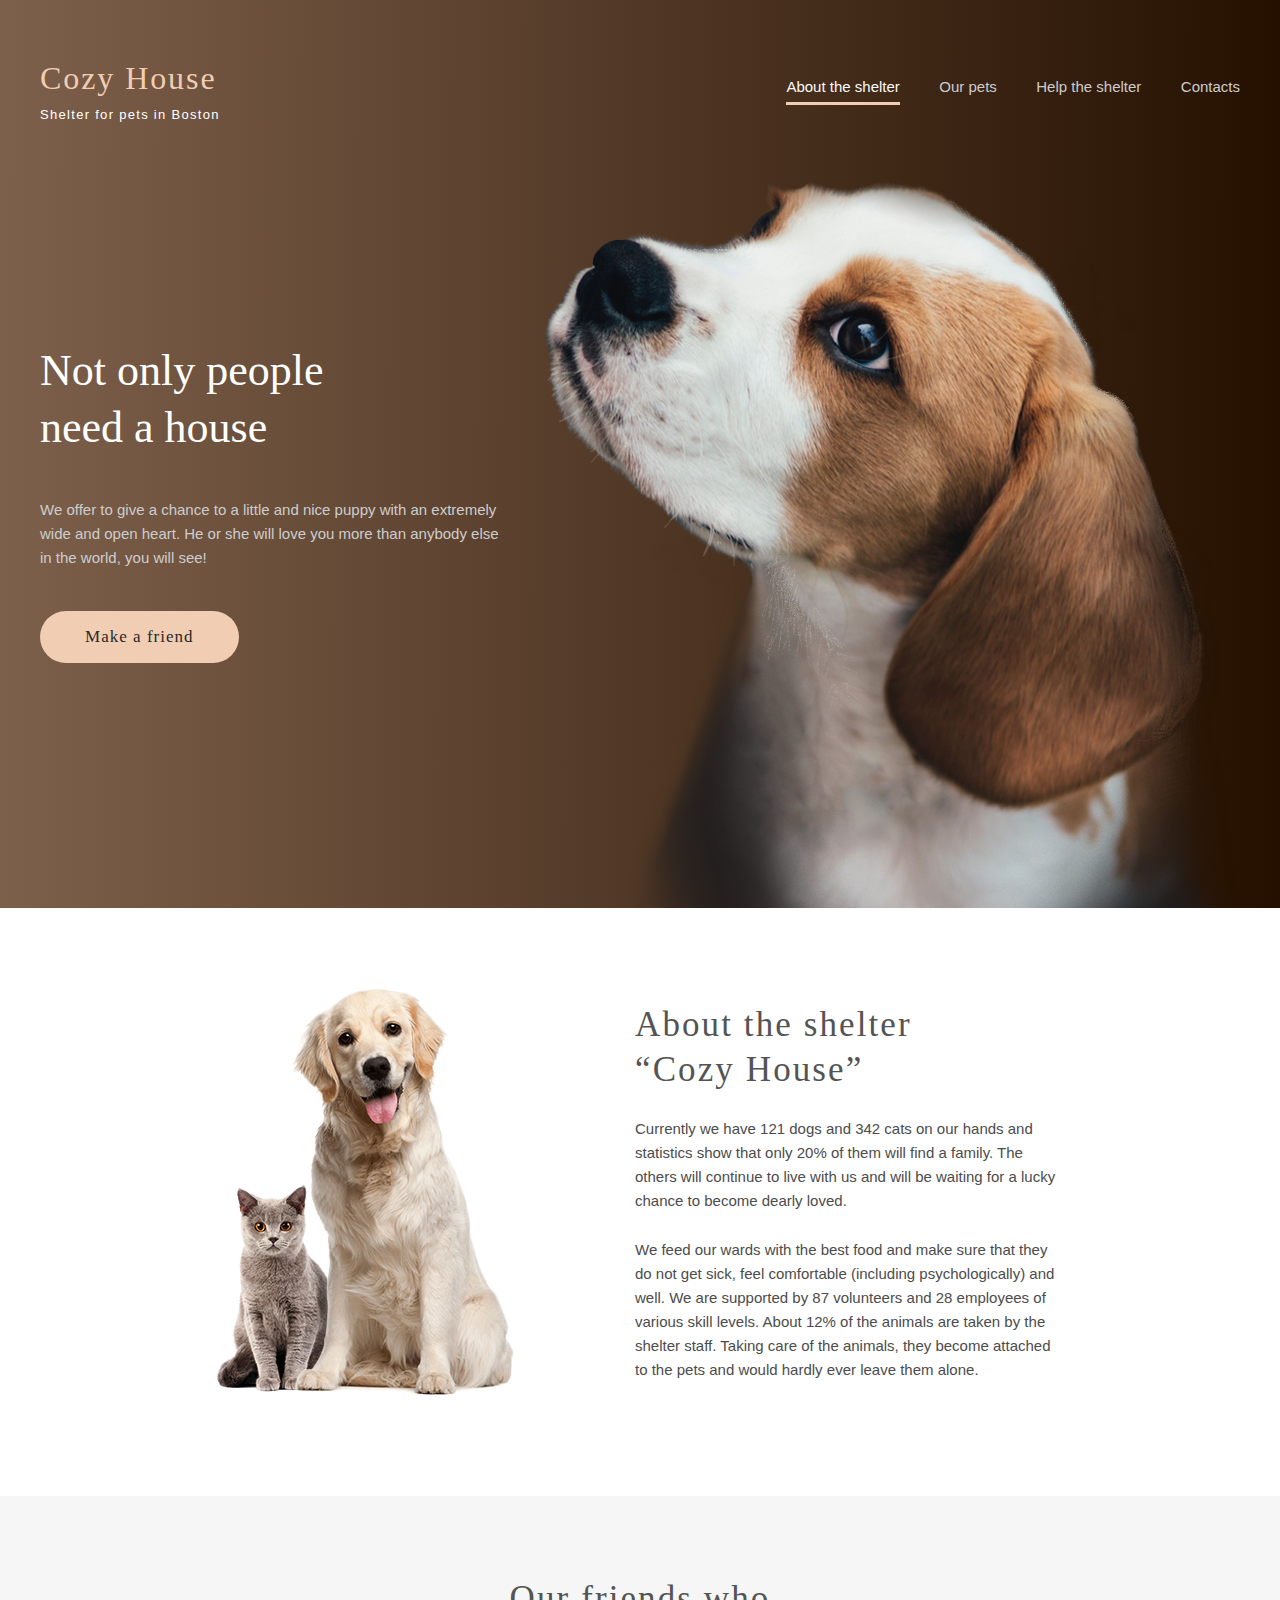
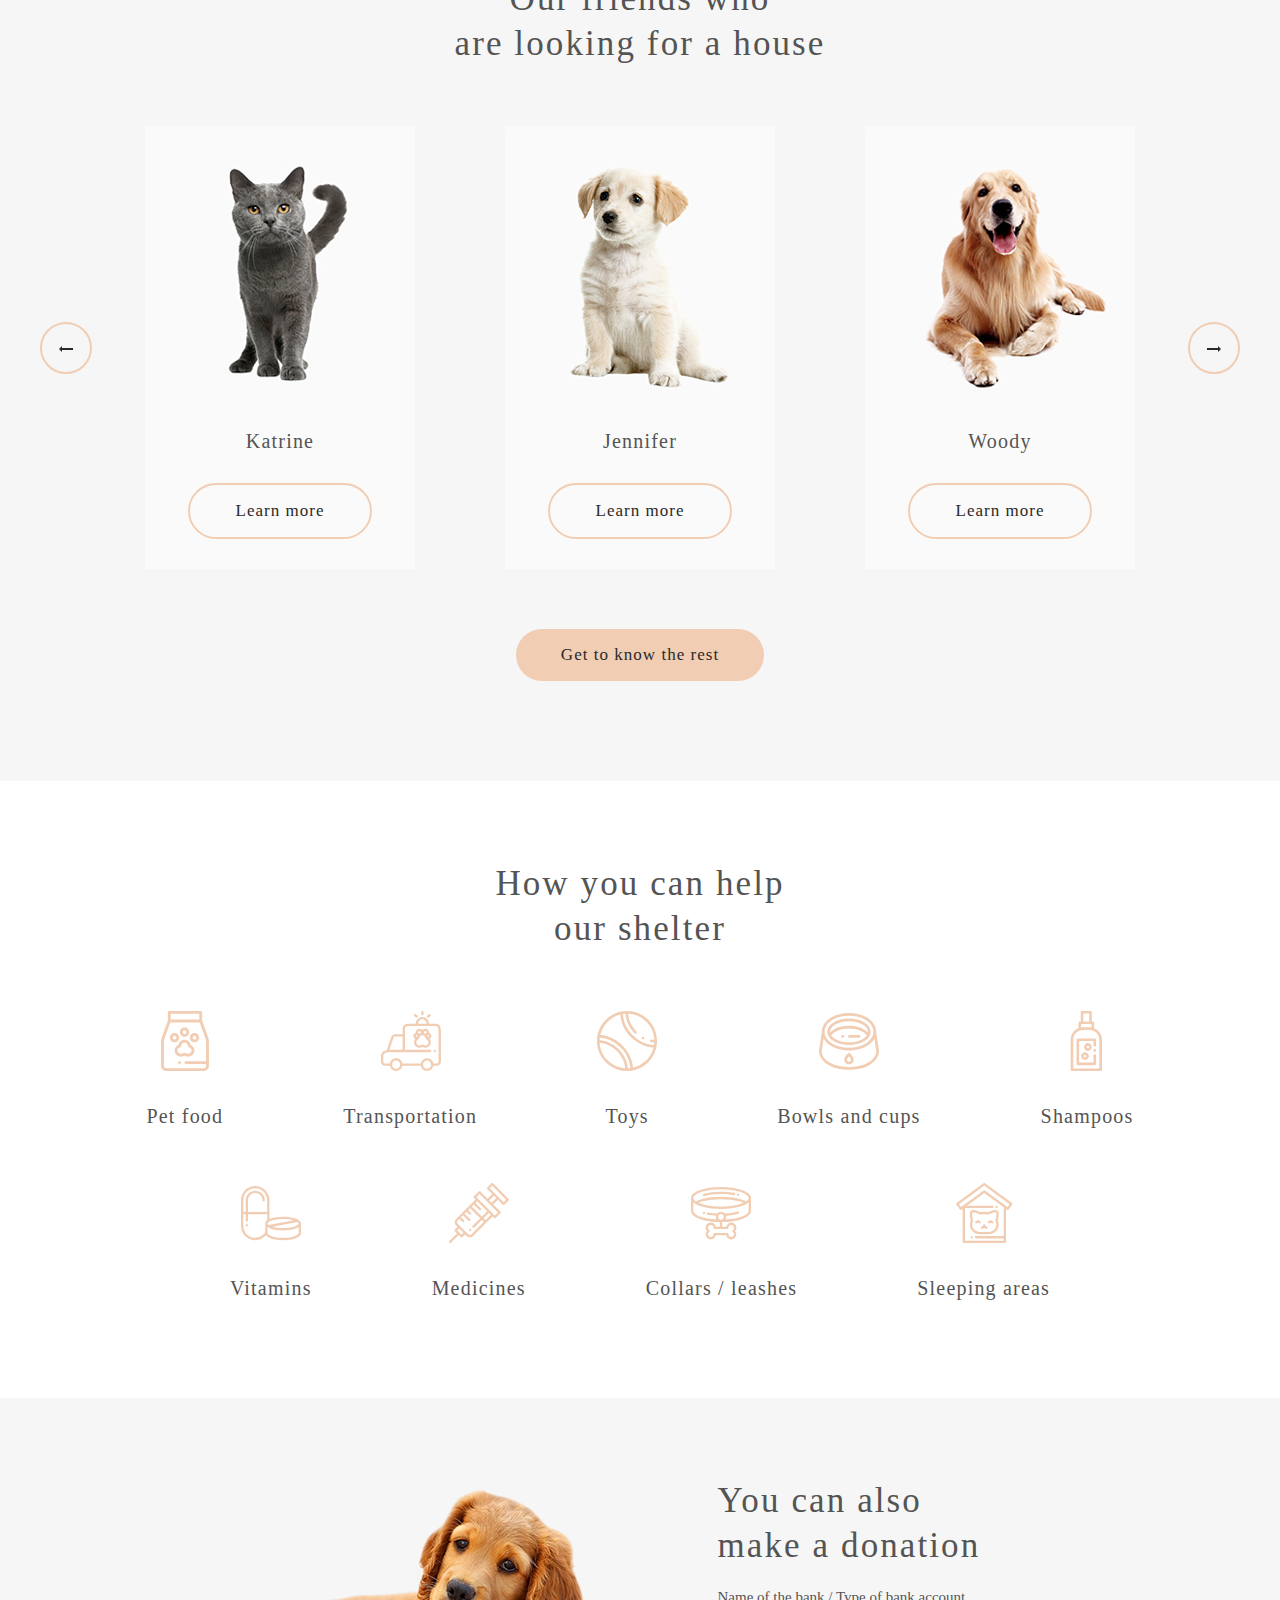
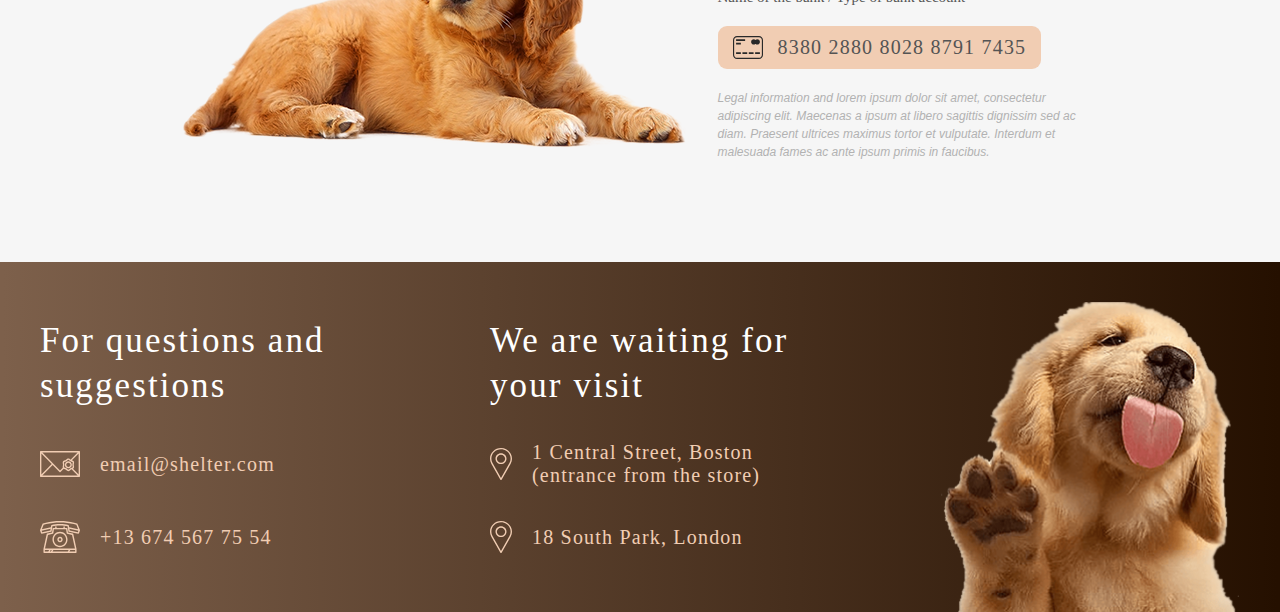
<file: shelter/index.html>
<!DOCTYPE html>
<html lang="en">
  <head>
    <meta charset="UTF-8" />
    <meta http-equiv="X-UA-Compatible" content="IE=edge" />
    <meta name="viewport" content="width=device-width, initial-scale=1.0" />
    <title>Cozy House</title>
    <link rel="stylesheet" href="./css/style.css" />
    <link rel="stylesheet" href="./css/main.css" />
  </head>
  <body>
    <header>
      <div class="container flex-wrapper">
        <div class="logo">
          <h1><a href="#">Cozy House</a></h1>
          <p class="subtitle">Shelter for pets in Boston</p>
        </div>
        <nav>
          <ul>
            <li><a class="active" href="#">About the shelter</a></li>
            <li><a href="./pets.html">Our pets</a></li>
            <li><a href="#">Help the shelter</a></li>
            <li><a href="#">Contacts</a></li>
          </ul>
        </nav>
        <button class="mobile-menu">
          <img class="mob-menu" src="./images/mob-menu.svg" alt="mobile-menu" />
        </button>
      </div>
    </header>
    <main>
      <section class="hero">
        <div class="container section-hero">
          <div class="people">
            <h2>
              Not only people<br />
              need a house
            </h2>
            <p>
              We offer to give a chance to a little and nice puppy with an
              extremely wide and open heart. He or she will love you more than
              anybody else in the world, you will see!
            </p>
            <div>
              <a class="primary" href="#">Make a friend</a>
            </div>
          </div>
          <div class="dog">
            <img src="./images/start-screen.png" alt="dog" />
          </div>
        </div>
      </section>
      <section class="about">
        <div class="container section-about">
          <div class="pets">
            <img src="./images/about-pets.png" alt="about-pets" />
          </div>
          <div class="about__shelter">
            <h2>
              About the shelter<br />
              “Cozy House”
            </h2>
            <p>
              Currently we have 121 dogs and 342 cats on our hands and
              statistics show that only 20% of them will find a family. The
              others will continue to live with us and will be waiting for a
              lucky chance to become dearly loved.
            </p>
            <p>
              We feed our wards with the best food and make sure that they do
              not get sick, feel comfortable (including psychologically) and
              well. We are supported by 87 volunteers and 28 employees of
              various skill levels. About 12% of the animals are taken by the
              shelter staff. Taking care of the animals, they become attached to
              the pets and would hardly ever leave them alone.
            </p>
          </div>
        </div>
      </section>
      <section class="our-friends">
        <div class="container">
          <h2>
            Our friends who<br />
            are looking for a house
          </h2>
          <div class="slaider">
            <div class="animal">
              <div class="card">
                <img src="./images/pets-katrine.png" alt="katrine" />
                <p>Katrine</p>
                <a class="secondary" href="#">Learn more</a>
              </div>
              <div class="card-center">
                <img src="./images/pets-jennifer.png" alt="jennifer" />
                <p>Jennifer</p>
                <a class="secondary" href="#">Learn more</a>
              </div>
              <div class="card">
                <img src="./images/pets-woody.png" alt="woody" />
                <p>Woody</p>
                <a class="secondary" href="#">Learn more</a>
              </div>
            </div>
            <button class="arrow-left">
              <img src="./images/arrow-left.svg" alt="arrow-left" />
            </button>
            <button class="arrow-right">
              <img src="./images/arrow-right.svg" alt="arrow-right" />
            </button>
          </div>
          <a class="primary" href="#"> Get to know the rest</a>
        </div>
      </section>
      <section class="help">
        <div class="container">
          <h2>
            How you can help<br />
            our shelter
          </h2>
          <div class="help-content">
            <div>
              <img class="icon" src="./images/pet-food.svg" alt="pet food" />
              <p>Pet food</p>
            </div>
            <div>
              <img
                class="icon"
                src="./images/transportation.svg"
                alt="transportation"
              />
              <p>Transportation</p>
            </div>
            <div>
              <img class="icon" src="./images/toys.svg" alt="toys" />
              <p>Toys</p>
            </div>
            <div>
              <img
                class="icon"
                src="./images/bowls-and-cups.svg"
                alt="bowls and cups"
              />
              <p>Bowls and cups</p>
            </div>
            <div>
              <img class="icon" src="./images/shampoos.svg" alt="shampoos" />
              <p>Shampoos</p>
            </div>
            <div>
              <img class="icon" src="./images/vitamins.svg" alt="vitamins" />
              <p>Vitamins</p>
            </div>
            <div>
              <img class="icon" src="./images/medicines.svg" alt="medicines" />
              <p>Medicines</p>
            </div>
            <div>
              <img
                class="icon"
                src="./images/collars-leashes.svg"
                alt="collars-leashes"
              />
              <p>Collars / leashes</p>
            </div>
            <div>
              <img
                class="icon"
                src="./images/sleeping-area.svg"
                alt="sleeping areas"
              />
              <p>Sleeping areas</p>
            </div>
          </div>
        </div>
      </section>
      <section class="donation">
        <div class="container">
          <div class="flex-donation">
            <div class="donation-dog">
              <img src="./images/donation-dog.png" alt="donation-dog" />
            </div>
            <div class="information-donation">
              <h2>
                You can also<br />
                make a donation
              </h2>
              <p class="name-bank">Name of the bank / Type of bank account</p>
              <div class="credit">
                <p class="credit-card">8380 2880 8028 8791 7435</p>
              </div>
              <p class="legal-information">
                Legal information and lorem ipsum dolor sit amet, consectetur
                adipiscing elit. Maecenas a ipsum at libero sagittis dignissim
                sed ac diam. Praesent ultrices maximus tortor et vulputate.
                Interdum et malesuada fames ac ante ipsum primis in faucibus.
              </p>
            </div>
          </div>
        </div>
      </section>
    </main>
    <footer>
      <div class="container flex-wrapper">
        <div>
          <h2>For questions and suggestions</h2>
          <p class="email">
            <a href="mailto:email@shelter.com">email@shelter.com</a>
          </p>
          <p class="tel">
            <a href="tel:+13 674 567 75 54">+13 674 567 75 54</a>
          </p>
        </div>
        <div>
          <h2>We are waiting for your visit</h2>
          <p class="local">
            1 Central Street, Boston (entrance from the store)
          </p>
          <p class="local">18 South Park, London</p>
        </div>
        <div>
          <img src="./images/footer-puppy.png" alt="puppy" />
        </div>
      </div>
    </footer>
  </body>
</html>
</file>
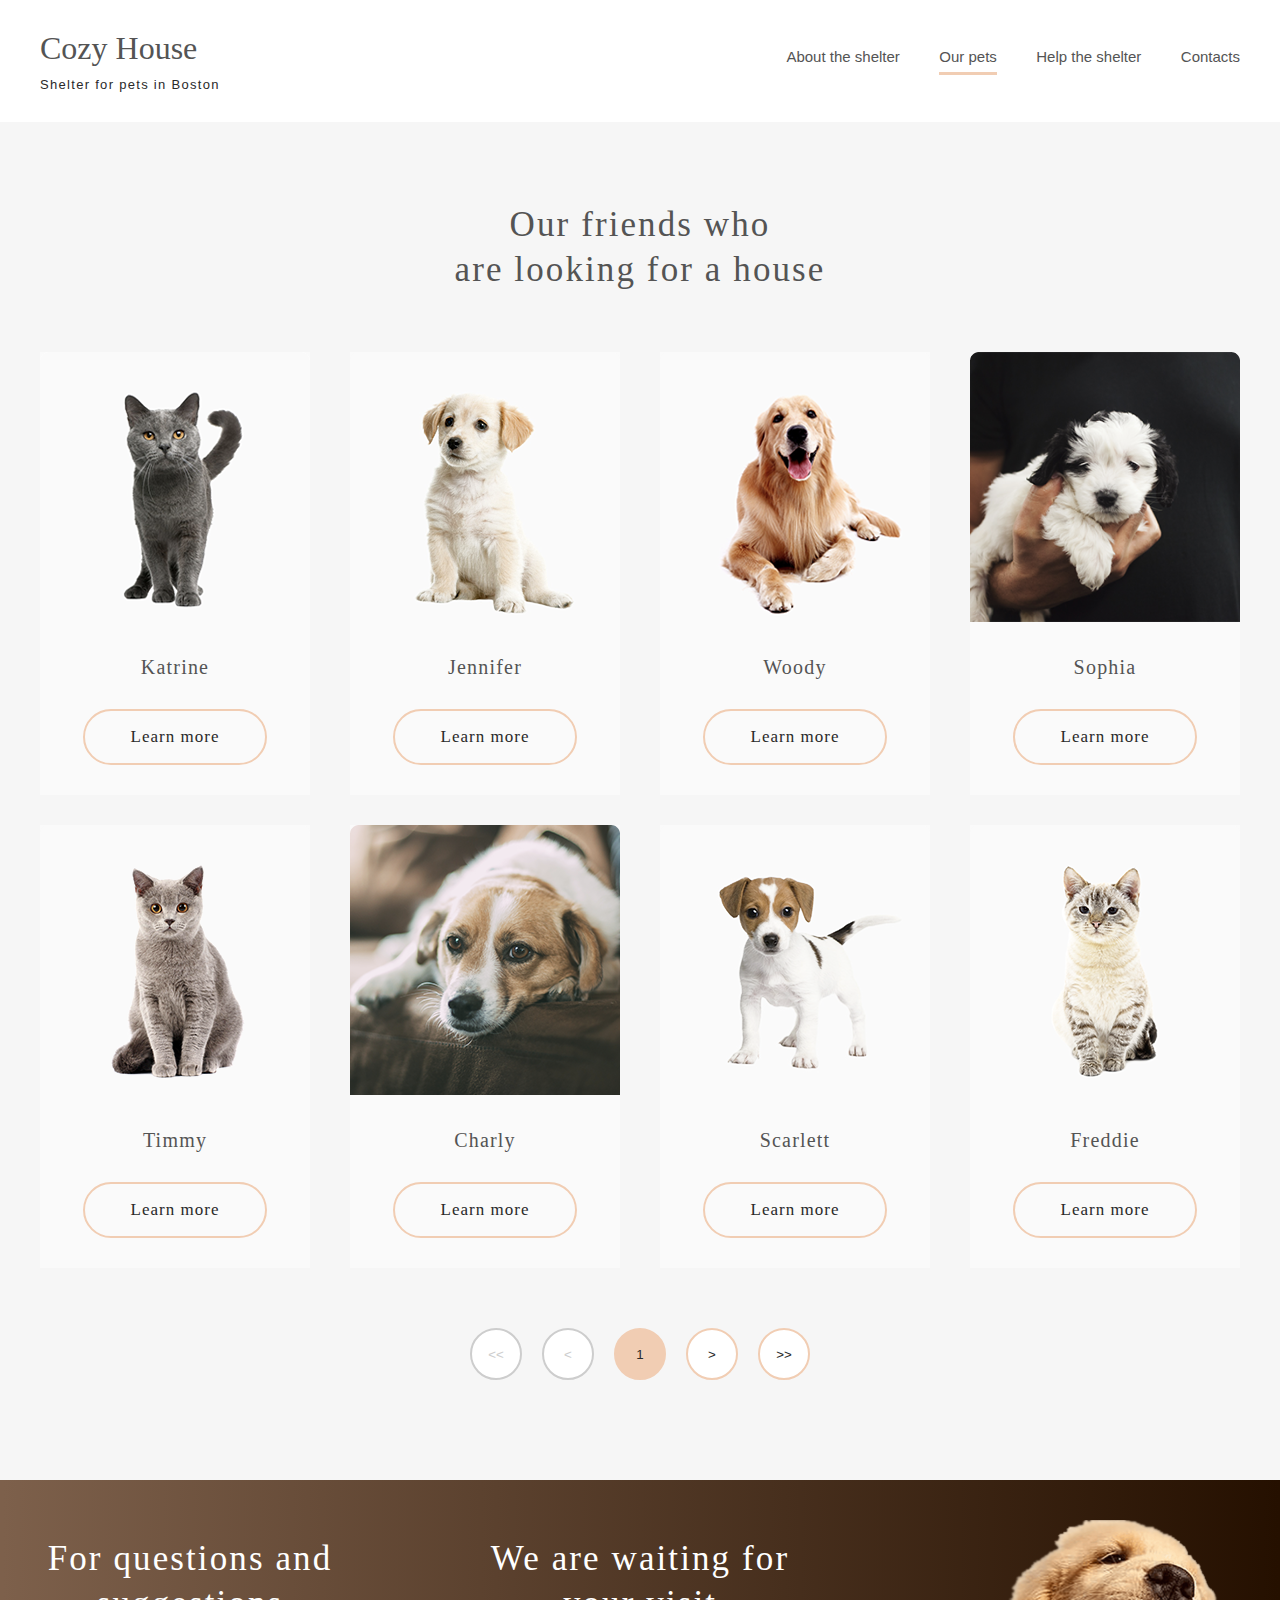
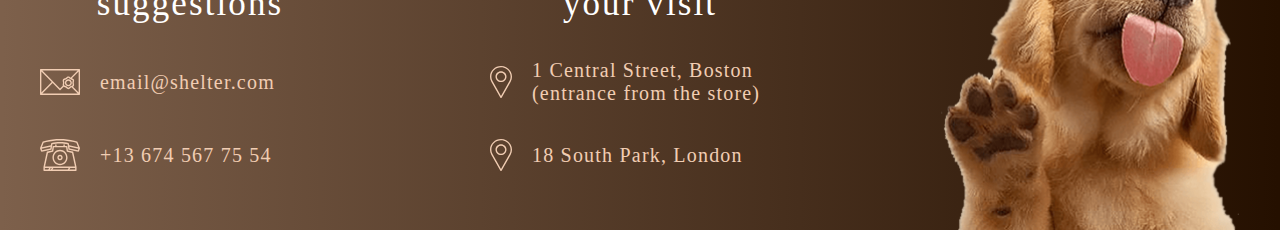
<file: shelter/pets.html>
<!DOCTYPE html>
<html lang="en">
  <head>
    <meta charset="UTF-8" />
    <meta http-equiv="X-UA-Compatible" content="IE=edge" />
    <meta name="viewport" content="width=device-width, initial-scale=1.0" />
    <title>Cozy House</title>
    <link rel="stylesheet" href="./css/style.css" />
    <link rel="stylesheet" href="./css/pets.css" />
  </head>
  <body>
    <header>
      <div class="container flex-wrapper">
        <div class="logo">
          <h1><a href="#">Cozy House</a></h1>
          <p class="subtitle">Shelter for pets in Boston</p>
        </div>
        <nav>
          <ul>
            <li><a href="./index.html">About the shelter</a></li>
            <li><a class="active" href="#">Our pets</a></li>
            <li><a href="#">Help the shelter</a></li>
            <li><a href="#">Contacts</a></li>
          </ul>
        </nav>
        <button class="mobile-menu">
          <img
            class="mob-menu"
            src="./images/mob-menu-our-pets.svg"
            alt="mobile-menu"
          />
        </button>
      </div>
    </header>
    <main>
      <div class="container">
        <h2>
          Our friends who<br />
          are looking for a house
        </h2>
        <div class="our-friends">
          <div class="card">
            <img src="./images/pets-katrine.png" alt="katrine" />
            <p>Katrine</p>
            <a class="secondary" href="#">Learn more</a>
          </div>
          <div class="card">
            <img src="./images/pets-jennifer.png" alt="jennifer" />
            <p>Jennifer</p>
            <a class="secondary" href="#">Learn more</a>
          </div>
          <div class="card">
            <img src="./images/pets-woody.png" alt="woody" />
            <p>Woody</p>
            <a class="secondary" href="#">Learn more</a>
          </div>
          <div class="card">
            <img src="./images/pets-sophia.png" alt="sophia" />
            <p>Sophia</p>
            <a class="secondary" href="#">Learn more</a>
          </div>
          <div class="card">
            <img src="./images/pets-timmy.png" alt="timmy" />
            <p>Timmy</p>
            <a class="secondary" href="#">Learn more</a>
          </div>
          <div class="card">
            <img src="./images/pets-charly.png" alt="charly" />
            <p>Charly</p>
            <a class="secondary" href="#">Learn more</a>
          </div>
          <div class="card">
            <img src="./images/pets-scarlet.png" alt="scarlett" />
            <p>Scarlett</p>
            <a class="secondary" href="#">Learn more</a>
          </div>
          <div class="card">
            <img src="./images/pets-freddie.png" alt="freddie" />
            <p>Freddie</p>
            <a class="secondary" href="#">Learn more</a>
          </div>
        </div>
        <div class="pets-navigator">
          <button class="pets-nav-button disabled"><<</button>
          <button class="pets-nav-button disabled"><</button>
          <button class="pets-nav-button active-page">1</button>
          <button class="pets-nav-button active-nav">></button>
          <button class="pets-nav-button active-nav">>></button>
        </div>
      </div>
    </main>
    <footer>
      <div class="container flex-wrapper">
        <div>
          <h2>For questions and suggestions</h2>
          <p class="email">
            <a href="mailto:email@shelter.com">email@shelter.com</a>
          </p>
          <p class="tel">
            <a href="tel:+13 674 567 75 54">+13 674 567 75 54</a>
          </p>
        </div>
        <div>
          <h2>We are waiting for your visit</h2>
          <p class="local">
            1 Central Street, Boston (entrance from the store)
          </p>
          <p class="local">18 South Park, London</p>
        </div>
        <div>
          <img src="./images/footer-puppy.png" alt="puppy" />
        </div>
      </div>
    </footer>
  </body>
</html>
</file>
<file: shelter/css/style.css>
* {
  padding: 0;
  margin: 0;
  box-sizing: border-box;
}
body {
  font-family: Georgia, serif;
}
.container {
  max-width: 1200px;
  margin: auto;
}
nav {
  font-family: Arial, sans-serif;
}
.mobile-menu {
  display: none;
}
.mob-menu {
  display: none;
}
.flex-wrapper {
  display: flex;
  justify-content: space-between;
  align-items: center;
}
.logo h1 {
  margin-bottom: 10px;
}
li {
  display: inline-block;
  margin-left: 35px;
}
.primary {
  display: inline-block;
  background-color: #f1cdb3;
  border-radius: 100px;
  font-size: 17px;
  line-height: 130%;
  letter-spacing: 0.06em;
  padding: 15px 45px;
  border: none;
  cursor: pointer;
  text-decoration: none;
  color: #292929;
}

.primary:hover {
  background-color: #fddcc4;
}
.secondary {
  border: 2px solid #f1cdb3;
  border-radius: 100px;
  font-size: 17px;
  line-height: 22px;
  letter-spacing: 0.06em;
  padding: 15px 45px;
  color: #292929;
  text-decoration: none;
  display: inline-block;
}
.secondary:hover {
  background: #fddcc4;
  border-radius: 100px;
  border: none;
  border: 2px solid #fddcc4;
}
h2 {
  font-weight: 400;
  font-size: 35px;
  color: #545454;
  letter-spacing: 0.06em;
  line-height: 45px;
}

/* Footer */
footer {
  background: linear-gradient(90.26deg, #7d604b 0.23%, #251000 99.8%);
  padding-top: 40px;
}
footer h2 {
  font-size: 35px;
  color: #fff;
  font-weight: 400;
  letter-spacing: 0.06em;
  line-height: 45px;
  padding-top: 16px;
  margin-bottom: 33px;
}
footer .flex-wrapper > div {
  max-width: 300px;
}
footer .flex-wrapper {
  align-items: flex-start;
}
footer p {
  min-height: 46px;
  display: flex;
  align-items: center;
  padding-left: 60px;
  color: #f1cdb3;
  font-size: 20px;
  letter-spacing: 0.06em;
  margin-bottom: 27px;
}
footer a {
  color: #f1cdb3;
  text-decoration: none;
  font-size: 20px;
  letter-spacing: 0.06em;
}
footer .email {
  background: url(../images/icon-email.svg) no-repeat left center;
}
footer .tel {
  background: url(../images/phone.svg) no-repeat left center;
}
footer .local {
  background: url(../images/icon-marker.svg) no-repeat left center;
  padding-left: 42px;
}
footer div img {
  display: block;
}

@media (max-width: 1220px) {
  .container {
    max-width: 95%;
  }
}
@media (max-width: 950px) {
  footer .flex-wrapper {
    flex-wrap: wrap;
    justify-content: space-around;
  }
}
@media (max-width: 730px) {
  nav {
    display: none;
  }
  .mobile-menu {
    display: block;
    margin-right: 43px;
    border: none;
    background: transparent;
  }
  .mob-menu {
    display: block;
  }
}

@media (max-width: 470px) {
  footer {
    padding-top: 15px;
  }
  footer h2 {
    font-size: 25px;
    line-height: 32px;
    text-align: center;
    max-width: 278px;
  }
}
@media (max-width: 425px) {
  footer div img {
    max-width: 260px;
  }
}
</file>
<file: shelter/css/main.css>
header {
  position: absolute;
  top: 0;
  right: 0;
  left: 0;
  padding: 60px 0;
}
.logo h1 a {
  color: #f1cdb3;
  font-weight: 400;
  text-decoration: none;
  letter-spacing: 0.06em;
}
.subtitle {
  color: #fff;
  font-family: Arial, sans-serif;
  font-size: 13px;
  letter-spacing: 0.1em;
  line-height: 15px;
}
ul li a {
  color: #cdcdcd;
  text-decoration: none;
  font-size: 15px;
  display: block;
  padding-bottom: 7px;
}
ul li a:hover {
  color: #fff;
}
.active {
  color: #fafafa;
  border-bottom: #f1cdb3 solid 3px;
}

/* Section hero */

.hero {
  padding-top: 180px;
  background: linear-gradient(90.26deg, #7d604b 0.23%, #251000 99.8%);
}
.section-hero {
  display: flex;
  justify-content: space-between;
  align-items: center;
}
.people {
  max-width: 460px;
  padding-bottom: 83px;
}
.dog img {
  display: block;
}
.people h2 {
  font-size: 44px;
  color: #fff;
  letter-spacing: 0;
  max-width: 325px;
  line-height: 57px;
}
.people p {
  font-family: Arial;
  color: #cdcdcd;
  font-size: 15px;
  line-height: 160%;
  padding: 42px 0 41px 0;
}

/* Section About */

.about {
  padding-top: 80px;
  padding-bottom: 100px;
}
.section-about {
  display: flex;
  justify-content: center;
  align-items: center;
  flex-wrap: wrap;
}
.pets {
  margin-right: 120px;
}
.pets img {
  display: block;
}

.about__shelter p {
  color: #4c4c4c;
  font-size: 15px;
  font-family: Arial, sans-serif;
  max-width: 430px;
  line-height: 160%;
  padding-top: 25px;
}

/* Section Our friends */

.our-friends {
  padding: 80px 0 100px 0;
  background: #f6f6f6;
}
.our-friends .container {
  text-align: center;
}
.our-friends .container h2 {
  padding-bottom: 60px;
}
.slaider {
  display: flex;
  justify-content: space-between;
  align-items: center;
}
.animal {
  display: flex;
  justify-content: space-between;
}
.card,
.card-center {
  background-color: #fafafa;
  padding-bottom: 30px;
}
.card-center {
  margin: 0 90px;
}
.card:hover,
.card-center:hover {
  background-color: #fff;
  box-shadow: 0px 2px 35px 14px rgba(13, 13, 13, 0.04);
}
.animal p {
  font-size: 20px;
  line-height: 23px;
  letter-spacing: 0.06em;
  color: #545454;
  padding: 30px 0;
}
.our-friends .primary {
  margin-top: 60px;
}
.arrow-left {
  order: -1;
}
.arrow-left,
.arrow-right {
  width: 52px;
  height: 52px;
  cursor: pointer;
  border-radius: 100px;
  border: 2px solid #f1cdb3;
  background: transparent;
}
.arrow-left:hover,
.arrow-right:hover {
  background-color: #fddcc4;
  border-radius: 100px;
  border: 2px solid #fddcc4;
}

/* Section Help */

.help {
  padding: 80px 0 43px 0;
}
.help .container {
  text-align: center;
}
.help h2 {
  max-width: 310px;
  margin: auto;
  margin-bottom: 60px;
}
.help-content {
  display: flex;
  justify-content: center;
  flex-wrap: wrap;
}
.help-content div {
  margin-right: 60px;
  margin-left: 60px;
  margin-bottom: 55px;
}
.icon {
  display: inline-block;
  margin-bottom: 30px;
}
.help-content div p {
  font-size: 20px;
  letter-spacing: 0.06em;
  color: #545454;
  line-height: 23px;
}

/* Section Donation */
.donation {
  padding: 80px 0 100px 0;
  background: #f6f6f6;
}
.flex-donation {
  display: flex;
  justify-content: center;
  align-items: center;
  flex-wrap: wrap;
}
.donation-dog {
  margin-right: 30px;
}
.information-donation h2 {
  margin-bottom: 20px;
  line-height: 45px;
  padding-bottom: 1px;
}
.name-bank {
  font-size: 15px;
  color: #545454;
}
.credit {
  display: flex;
  align-items: center;
  margin: 20px 0;
}
.credit-card {
  background-image: url(../images/credit-card.svg);
  background-position: 15px center;
  background-repeat: no-repeat;
  background-color: #f1cdb3;
  padding: 10px 15px 10px 60px;
  border-radius: 9px;
  font-size: 20px;
  letter-spacing: 0.06em;
  line-height: 23px;
  color: #545454;
}

.legal-information {
  font-family: "Arial";
  font-style: italic;
  font-size: 12px;
  line-height: 18px;
  color: #b2b2b2;
  margin-bottom: 1px;
  max-width: 380px;
}
@media (max-width: 1220px) {
  .dog img {
    max-width: 569px;
  }
  .card-center {
    margin: 0 0 0 40px;
  }
  .help-content {
    max-width: 630px;
    margin: auto;
  }
  .help-content div {
    width: 33.3333%;
    margin-left: 0;
    margin-right: 0;
  }
}
@media (max-width: 1070px) {
  .card:last-child {
    display: none;
  }
}
@media (max-width: 1000px) {
  header {
    padding: 30px 0 30px 0;
  }
  .section-hero {
    display: block;
  }
  .people,
  .dog img {
    margin: auto;
  }
  .people > div {
    text-align: center;
  }
  .section-about {
    max-width: 437px;
  }
  .pets {
    order: 1;
    margin: auto;
  }
  .about__shelter {
    margin-bottom: 80px;
  }
  .flex-donation {
    max-width: 505px;
    margin: auto;
  }
  .donation-dog {
    order: 1;
    padding-top: 60px;
  }
}

@media (max-width: 768px) {
  .hero {
    padding-top: 150px;
  }
  .slaider {
    display: block;
  }
  .animal {
    justify-content: center;
  }
  .our-friends .primary {
    margin-top: 42px;
  }
  .arrow-left,
  .arrow-right {
    margin-top: 20px;
  }
  .arrow-left {
    margin-right: 80px;
  }
}
@media (max-width: 600px) {
  .people {
    max-width: 300px;
  }
  .people h2 {
    letter-spacing: 0.06em;
    font-size: 25px;
    line-height: 32px;
    text-align: center;
  }
  .about__shelter h2 {
    text-align: center;
  }
  .people p {
    text-align: center;
  }
  .dog {
    margin-top: 22px;
  }
  .dog img,
  .pets img {
    max-width: 260px;
  }
  .about,
  .our-friends,
  .donation,
  .help {
    padding: 42px 0;
  }
  .about__shelter {
    margin-bottom: 42px;
  }
  .card-center {
    display: none;
  }
  .help h2 {
    margin-bottom: 42px;
  }
  .icon {
    width: 50px;
    margin-bottom: 20px;
  }
  .help-content {
    max-width: 290px;
    justify-content: space-between;
  }
  .help-content div {
    width: 50%;
    margin-bottom: 30px;
  }
  .help-content div p {
    font-size: 15px;
    line-height: 17px;
  }
  .donation-dog img {
    max-width: 260px;
  }
  .donation-dog {
    padding-top: 42px;
  }
}
@media (max-width: 470px) {
  h2,
  .about__shelter h2,
  .information-donation h2 {
    font-size: 25px;
    line-height: 32px;
    text-align: center;
  }
  .about__shelter p {
    max-width: 270px;
    text-align: justify;
  }
  .our-friends .container h2 {
    padding-bottom: 42px;
  }
  .credit-card {
    font-size: 15px;
    line-height: 17px;
    letter-spacing: 0.05em;
  }
  .name-bank {
    line-height: 24px;
  }
  .flex-donation {
    max-width: 281px;
  }
}
</file>
<file: shelter/css/pets.css>
header {
  padding: 30px 0;
  background-color: #fff;
}
.logo h1 a {
  color: #545454;
  font-weight: 400;
  text-decoration: none;
}
.subtitle {
  color: #292929;
  font-family: Arial, sans-serif;
  font-size: 13px;
  letter-spacing: 0.1em;
}
ul li a {
  color: #545454;
  text-decoration: none;
  font-size: 15px;
  display: block;
  padding-bottom: 7px;
}
ul li a:hover {
  color: #292929;
}
.active {
  border-bottom: #f1cdb3 solid 3px;
}

/* Main */
main {
  padding: 80px 0 100px;
  background-color: #f6f6f6;
}
h2 {
  margin-bottom: 60px;
  text-align: center;
}
.our-friends {
  display: flex;
  flex-wrap: wrap;
  justify-content: space-between;
  margin-bottom: 30px;
}
.card {
  background-color: #fafafa;
  width: 270px;
  margin-bottom: 30px;
  text-align: center;
  padding-bottom: 30px;
}
.card:hover {
  background-color: #fff;
  box-shadow: 0px 2px 35px 14px rgba(13, 13, 13, 0.04);
}
.card p {
  margin: 30px 0;
  color: #545454;
  letter-spacing: 0.06em;
  font-size: 20px;
}
.pets-navigator {
  width: 340px;
  margin: auto;
  display: flex;
  justify-content: space-between;
}
.pets-nav-button {
  width: 52px;
  height: 52px;
  display: flex;
  justify-content: center;
  align-items: center;
  border-radius: 100px;
  cursor: pointer;
}
.pets-navigator .disabled {
  border: 2px solid #cdcdcd;
  color: #cdcdcd;
  background-color: #fff;
}
.pets-navigator .active-page {
  border: 2px solid #f1cdb3;
  background-color: #f1cdb3;
  color: #292929;
}
.pets-navigator .active-nav {
  border: 2px solid #f1cdb3;
  color: #292929;
  background-color: #fff;
}
@media (max-width: 1200px) {
  .card:last-child,
  .card:nth-last-child(2) {
    display: none;
  }
  .our-friends {
    justify-content: space-around;
    width: 890px;
    margin: auto;
  }
}
@media (max-width: 920px) {
  .our-friends {
    justify-content: space-between;
    width: 580px;
  }
}
@media (max-width: 630px) {
  h2 {
    font-size: 25px;
  }
  .our-friends {
    width: 270px;
  }
  .card:nth-last-child(3),
  .card:nth-last-child(4),
  .card:nth-last-child(5) {
    display: none;
  }
  .pets-navigator {
    max-width: 300px;
  }
}
</file>
